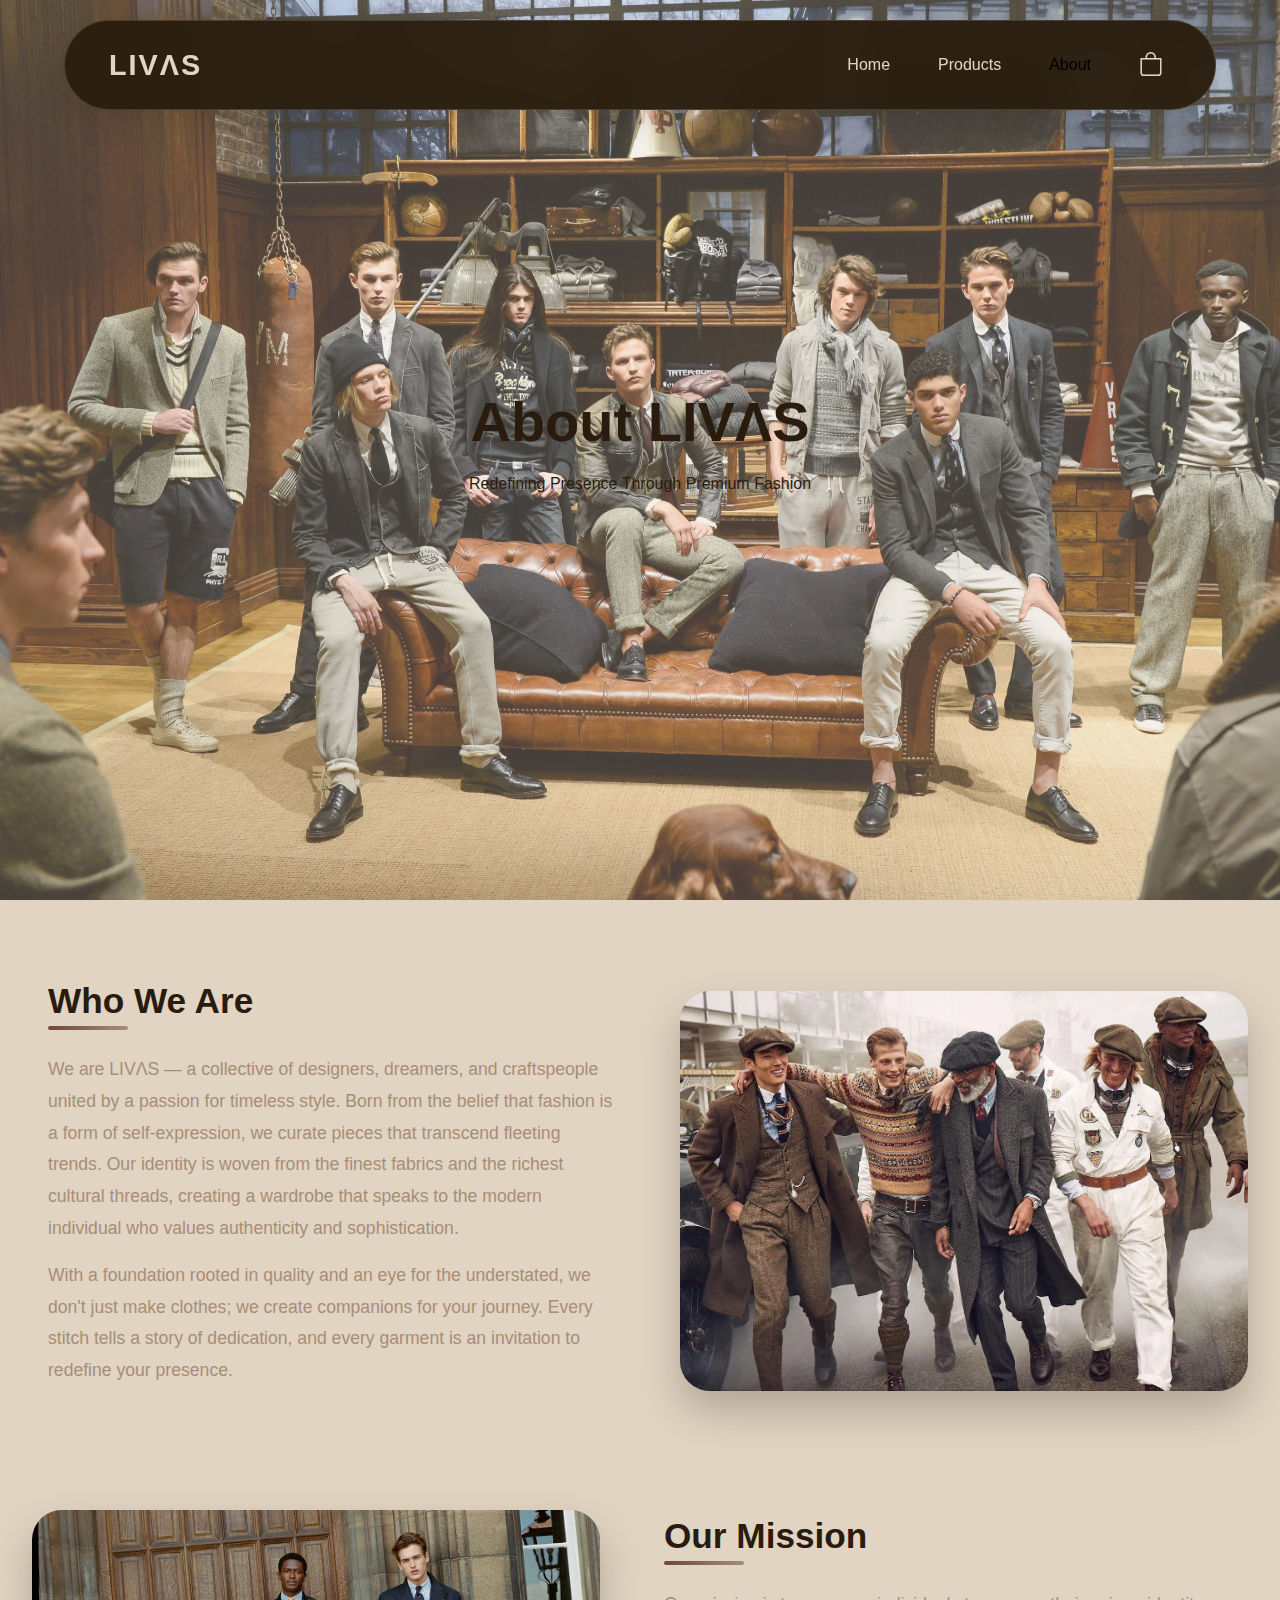
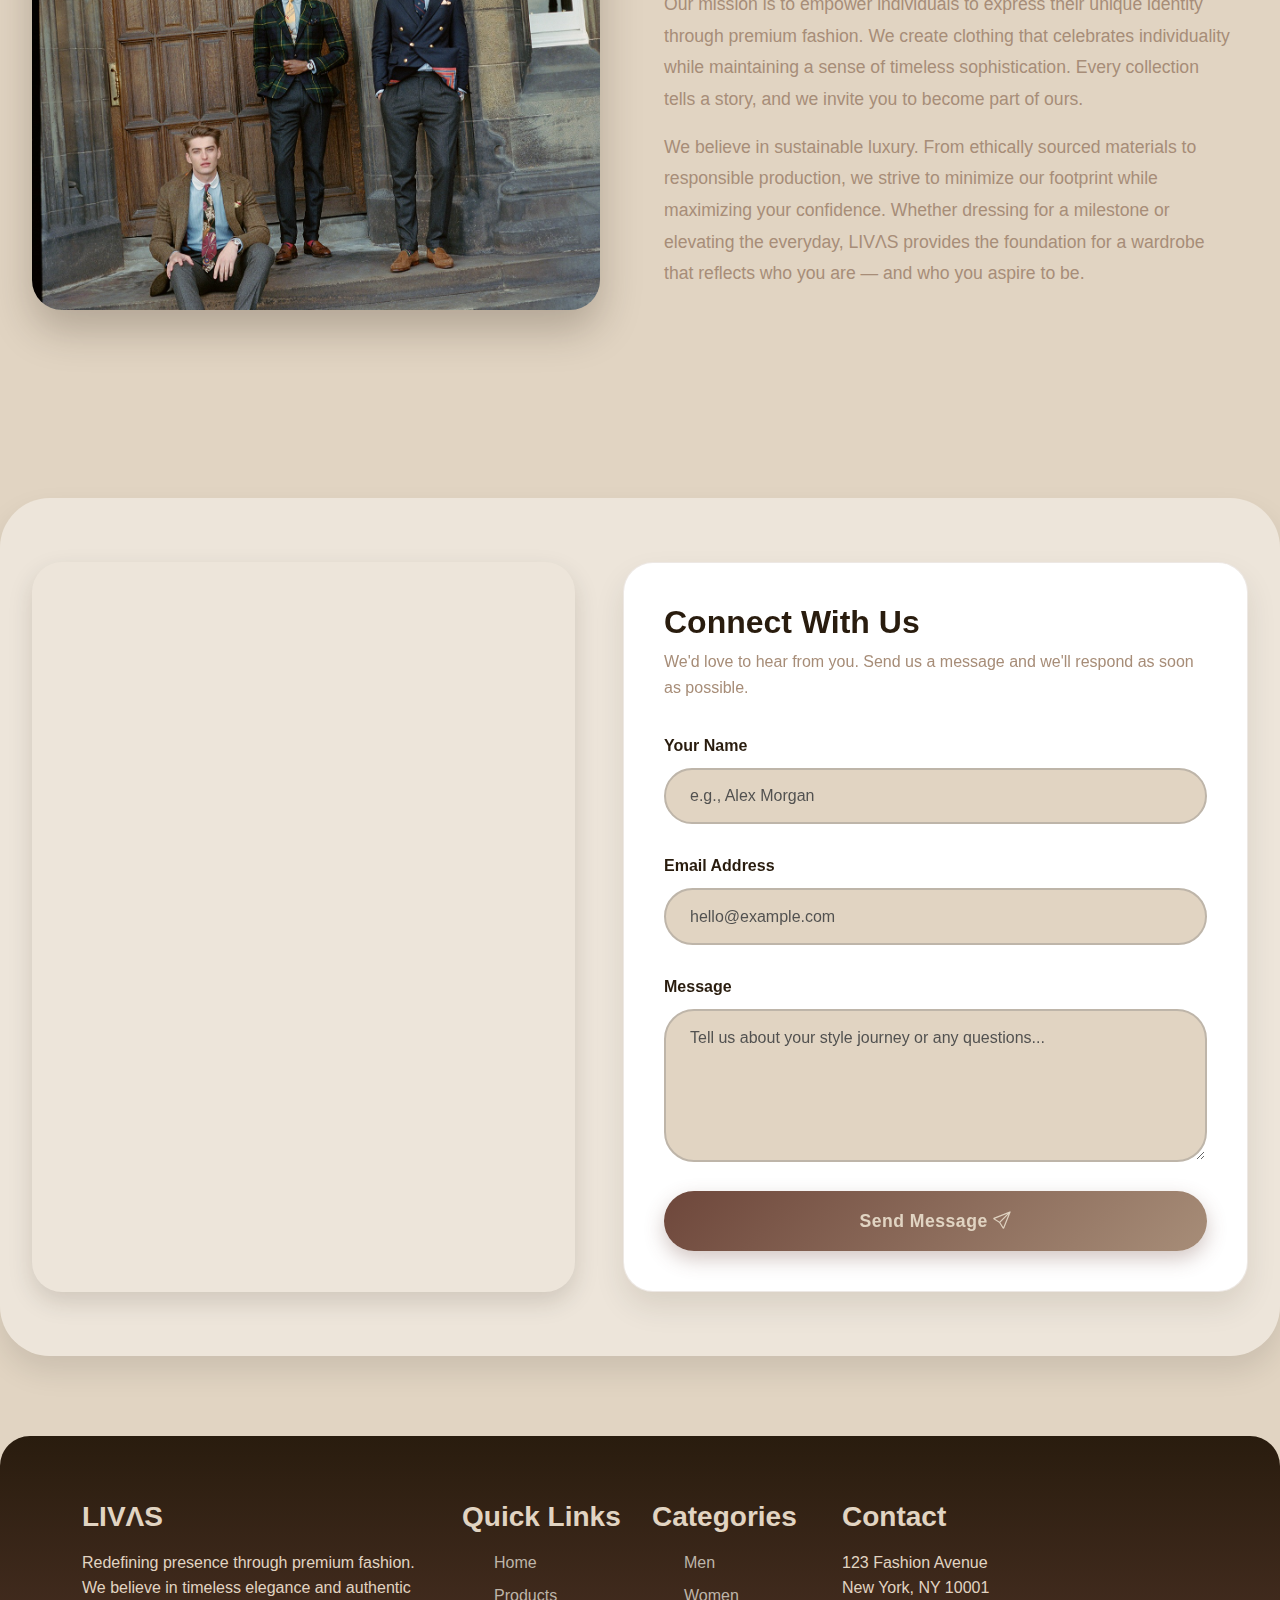
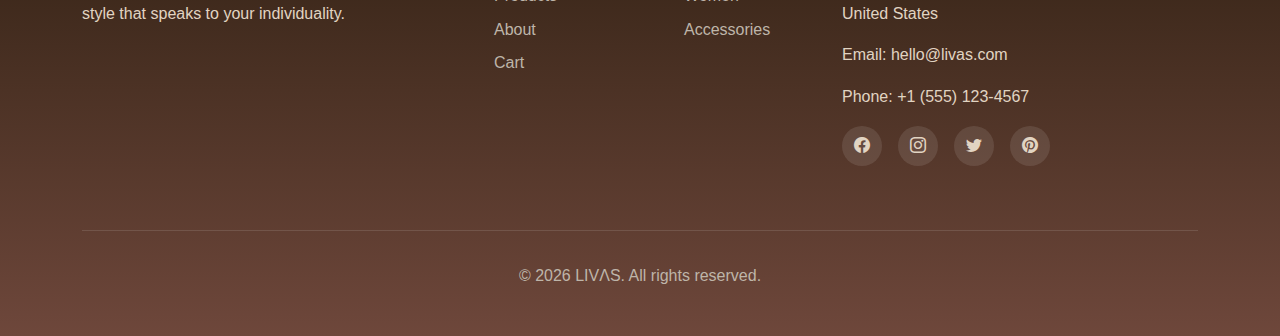
<file: about.html>
<!DOCTYPE html>
<html lang="en">
<head>
    <meta charset="UTF-8">
    <meta name="viewport" content="width=device-width, initial-scale=1.0">
    <title>About - LIVΛS</title>
    <link href="https://cdn.jsdelivr.net/npm/bootstrap@5.3.0/dist/css/bootstrap.min.css" rel="stylesheet">
    <link rel="stylesheet" href="https://cdn.jsdelivr.net/npm/bootstrap-icons@1.10.0/font/bootstrap-icons.css">
    <!-- Main site style (existing) -->
    <link rel="stylesheet" href="assets/css/style.css">
    <!-- New about page enhancements (separate CSS block) -->
    <style>
      
        .about-hero {
            height: 100vh;
            min-height: 350px;
        }

        /* New container for about story sections */
        .about-story-section {
            padding: 4rem 2rem;
            max-width: 1400px;
            margin: 0 auto;
        }

        /* Shared style for content-image blocks */
        .about-block {
            display: flex;
            align-items: center;
            gap: 3rem;
            margin-bottom: 5rem;
        }

        .about-block.reverse {
            flex-direction: row-reverse;
        }

        .about-block-content {
            flex: 1;
            padding: 1rem;
        }

        .about-block-content h2 {
            color: var(--primary-dark);
            margin-bottom: 1.5rem;
            font-size: 2.2rem;
            position: relative;
            padding-bottom: 0.5rem;
        }

        .about-block-content h2::after {
            content: '';
            position: absolute;
            bottom: 0;
            left: 0;
            width: 80px;
            height: 4px;
            background: linear-gradient(90deg, var(--secondary-brown), var(--muted-beige));
            border-radius: 2px;
        }

        .about-block-content p {
            color: var(--muted-beige);
            font-size: 1.1rem;
            line-height: 1.8;
            margin-bottom: 1rem;
        }

        .about-block-image {
            flex: 1;
            border-radius: 30px;
            overflow: hidden;
            box-shadow: 0 20px 40px rgba(41, 28, 14, 0.25);
            transition: transform 0.4s ease, box-shadow 0.4s ease;
            height: 400px;
            background-color: var(--light-neutral);
        }

        .about-block-image:hover {
            transform: translateY(-8px) scale(1.01);
            box-shadow: 0 30px 50px rgba(41, 28, 14, 0.35);
        }

        .about-block-image img {
            width: 100%;
            height: 100%;
            object-fit: cover;
            display: block;
        }

        /* Map & Connect Section */
        .about-connect-section {
            display: flex;
            gap: 3rem;
            padding: 4rem 2rem;
            max-width: 1400px;
            margin: 2rem auto 4rem;
            background: rgba(255, 255, 255, 0.4);
            border-radius: 50px;
            backdrop-filter: blur(4px);
            box-shadow: 0 15px 30px rgba(0, 0, 0, 0.1);
        }

        .map-container {
            flex: 1;
            border-radius: 30px;
            overflow: hidden;
            box-shadow: 0 10px 25px rgba(41, 28, 14, 0.15);
            /* Height matches the form container */
            height: auto;
            min-height: 520px; /* Matches the approximate height of the form container */
        }

        .map-container iframe {
            width: 100%;
            height: 100%;
            border: 0;
        }

        .connect-form-container {
            flex: 1;
            background: var(--white);
            border-radius: 30px;
            padding: 2.5rem;
            box-shadow: 0 15px 30px rgba(41, 28, 14, 0.1);
            border: 1px solid rgba(167, 141, 120, 0.2);
            display: flex;
            flex-direction: column;
            justify-content: center;
        }

        .connect-form-container h3 {
            color: var(--primary-dark);
            font-size: 2rem;
            margin-bottom: 0.5rem;
        }

        .connect-form-container p {
            color: var(--muted-beige);
            margin-bottom: 2rem;
            font-size: 1rem;
        }

        .connect-form .form-group {
            margin-bottom: 1.8rem;
        }

        .connect-form label {
            display: block;
            margin-bottom: 0.6rem;
            font-weight: 600;
            color: var(--primary-dark);
            font-size: 1rem;
        }

        .connect-form .form-control {
            width: 100%;
            padding: 0.9rem 1.5rem;
            border: 2px solid var(--light-neutral);
            border-radius: 60px;
            font-size: 1rem;
            transition: all 0.3s ease;
            background: var(--soft-cream);
        }

        .connect-form .form-control:focus {
            outline: none;
            border-color: var(--secondary-brown);
            box-shadow: 0 0 0 4px rgba(110, 71, 59, 0.15);
            background: var(--white);
        }

        .connect-form textarea.form-control {
            border-radius: 30px;
            resize: vertical;
            min-height: 120px;
        }

        .connect-form .btn-submit {
            background: linear-gradient(135deg, var(--secondary-brown) 0%, var(--muted-beige) 100%);
            color: var(--soft-cream);
            border: none;
            padding: 1rem 2.5rem;
            border-radius: 60px;
            font-weight: 700;
            font-size: 1.1rem;
            cursor: pointer;
            transition: all 0.3s ease;
            width: 100%;
            letter-spacing: 0.5px;
            box-shadow: 0 8px 20px rgba(110, 71, 59, 0.3);
        }

        .connect-form .btn-submit:hover {
            transform: translateY(-3px);
            box-shadow: 0 12px 25px rgba(110, 71, 59, 0.4);
            background: linear-gradient(135deg, var(--muted-beige) 0%, var(--secondary-brown) 100%);
        }

        /* Responsive adjustments */
        @media (max-width: 992px) {
            .about-block, .about-block.reverse {
                flex-direction: column;
                gap: 2rem;
            }
            
            .about-connect-section {
                flex-direction: column;
            }

            .about-block-image {
                height: 350px;
                width: 100%;
            }
            
            .map-container {
                min-height: 400px; /* Adjusted for mobile */
            }
        }

        @media (max-width: 576px) {
            .about-hero {
                height: 40vh;
            }
            
            .connect-form-container {
                padding: 1.8rem;
            }
            
            .about-block-content h2 {
                font-size: 1.9rem;
            }
            
            .map-container {
                min-height: 350px;
            }
        }
    </style>
</head>
<body>
    <!-- Navbar -->
    <nav class="navbar navbar-expand-lg">
        <div class="container-fluid">
            <a class="navbar-brand" href="index.html">LIVΛS</a>
            <button class="navbar-toggler" type="button" data-bs-toggle="collapse" data-bs-target="#navbarNav">
                <span class="navbar-toggler-icon"></span>
            </button>
            <div class="collapse navbar-collapse" id="navbarNav">
                <ul class="navbar-nav ms-auto">
                    <li class="nav-item">
                        <a class="nav-link" href="index.html">Home</a>
                    </li>
                    <li class="nav-item">
                        <a class="nav-link" href="products.html">Products</a>
                    </li>
                    <li class="nav-item">
                        <a class="nav-link active" href="about.html">About</a>
                    </li>
                    <li class="nav-item">
                        <a class="nav-link" href="cart.html">
                            <span class="cart-icon">
                                <i class="bi bi-bag"></i>
                                <span class="cart-badge" id="cartBadge">0</span>
                            </span>
                        </a>
                    </li>
                </ul>
            </div>
        </div>
    </nav>

    <section class="about-hero">
        <div class="about-hero-content">
            <h1>About LIVΛS</h1>
            <p>Redefining Presence Through Premium Fashion</p>
        </div>
    </section>

    <section class="about-story-section">
        <!-- Who We Are Block -->
        <div class="about-block">
            <div class="about-block-content">
                <h2>Who We Are</h2>
                <p>We are LIVΛS — a collective of designers, dreamers, and craftspeople united by a passion for timeless style. Born from the belief that fashion is a form of self-expression, we curate pieces that transcend fleeting trends. Our identity is woven from the finest fabrics and the richest cultural threads, creating a wardrobe that speaks to the modern individual who values authenticity and sophistication.</p>
                <p>With a foundation rooted in quality and an eye for the understated, we don't just make clothes; we create companions for your journey. Every stitch tells a story of dedication, and every garment is an invitation to redefine your presence.</p>
            </div>
            <div class="about-block-image">
                <img src="assets/images/about2.jpg"Who we are - LIVAS team and atelier">
            </div>
        </div>

        <!-- Our Mission Block (right text, left image) -->
        <div class="about-block reverse">
            <div class="about-block-content">
                <h2>Our Mission</h2>
                <p>Our mission is to empower individuals to express their unique identity through premium fashion. We create clothing that celebrates individuality while maintaining a sense of timeless sophistication. Every collection tells a story, and we invite you to become part of ours.</p>
                <p>We believe in sustainable luxury. From ethically sourced materials to responsible production, we strive to minimize our footprint while maximizing your confidence. Whether dressing for a milestone or elevating the everyday, LIVΛS provides the foundation for a wardrobe that reflects who you are — and who you aspire to be.</p>
            </div>
            <div class="about-block-image">
                <img src="assets/images/about3.jpg" alt="Our mission - ethical fashion and craftsmanship">
            </div>
        </div>
    </section>

    <!-- NEW: Map & Connect With Us Section (Map left, Connect form right) - both equal height -->
    <section class="about-connect-section container">
        <!-- Left side: Map - now with explicit height matching the form -->
        <div class="map-container">
            <iframe src="https://www.google.com/maps/embed?pb=!1m18!1m12!1m3!1d193595.15830869428!2d-74.119763973046!3d40.69766374874431!2m3!1f0!2f0!3f0!3m2!1i1024!2i768!4f13.1!3m3!1m2!1s0x89c24fa5d33f083b%3A0xc80b8f06e177fe62!2sNew%20York%2C%20NY%2C%20USA!5e0!3m2!1sen!2sro!4v1711111111111!5m2!1sen!2sro" allowfullscreen="" loading="lazy" referrerpolicy="no-referrer-when-downgrade"></iframe>
        </div>

        <!-- Right side: Connect With Us form -->
        <div class="connect-form-container">
            <h3>Connect With Us</h3>
            <p>We'd love to hear from you. Send us a message and we'll respond as soon as possible.</p>
            <form class="connect-form" id="connectForm">
                <div class="form-group">
                    <label for="name">Your Name</label>
                    <input type="text" class="form-control" id="name" placeholder="e.g., Alex Morgan" required>
                </div>
                <div class="form-group">
                    <label for="email">Email Address</label>
                    <input type="email" class="form-control" id="email" placeholder="hello@example.com" required>
                </div>
                <div class="form-group">
                    <label for="message">Message</label>
                    <textarea class="form-control" id="message" rows="5" placeholder="Tell us about your style journey or any questions..."></textarea>
                </div>
                <button type="submit" class="btn-submit">Send Message <i class="bi bi-send"></i></button>
            </form>
            <!-- Optional small success message placeholder (can be enhanced with JS) -->
        </div>
    </section>

    <!-- Footer -->
    <footer class="footer">
        <div class="footer-content">
            <div class="container">
                <div class="row">
                    <div class="col-md-4 footer-section">
                        <h3>LIVΛS</h3>
                        <p>Redefining presence through premium fashion. We believe in timeless elegance and authentic style that speaks to your individuality.</p>
                    </div>
                    <div class="col-md-2 footer-section">
                        <h3>Quick Links</h3>
                        <ul>
                            <li><a href="index.html">Home</a></li>
                            <li><a href="products.html">Products</a></li>
                            <li><a href="about.html">About</a></li>
                            <li><a href="cart.html">Cart</a></li>
                        </ul>
                    </div>
                    <div class="col-md-2 footer-section">
                        <h3>Categories</h3>
                        <ul>
                            <li><a href="products.html?category=men">Men</a></li>
                            <li><a href="products.html?category=women">Women</a></li>
                            <li><a href="products.html?category=accessories">Accessories</a></li>
                        </ul>
                    </div>
                    <div class="col-md-4 footer-section">
                        <h3>Contact</h3>
                        <p>123 Fashion Avenue<br>New York, NY 10001<br>United States</p>
                        <p>Email: hello@livas.com</p>
                        <p>Phone: +1 (555) 123-4567</p>
                        <div class="social-icons">
                            <a href="#" class="social-icon"><i class="bi bi-facebook"></i></a>
                            <a href="#" class="social-icon"><i class="bi bi-instagram"></i></a>
                            <a href="#" class="social-icon"><i class="bi bi-twitter"></i></a>
                            <a href="#" class="social-icon"><i class="bi bi-pinterest"></i></a>
                        </div>
                    </div>
                </div>
                <div class="footer-bottom">
                    <p>&copy; 2026 LIVΛS. All rights reserved.</p>
                </div>
            </div>
        </div>
    </footer>

    <script src="https://cdn.jsdelivr.net/npm/bootstrap@5.3.0/dist/js/bootstrap.bundle.min.js"></script>
    <script src="assets/js/main.js"></script>
    <!-- Optional simple form handler to prevent page reload and show a friendly message -->
    <script>
        (function() {
            const form = document.getElementById('connectForm');
            if (form) {
                form.addEventListener('submit', function(e) {
                    e.preventDefault();
                    // Simple feedback without actual submit (since no backend)
                    alert('Thank you for connecting with LIVΛS! We’ll get back to you soon.');
                    form.reset(); // optional: clear form
                });
            }
        })();
    </script>
</body>
</html>
</file>
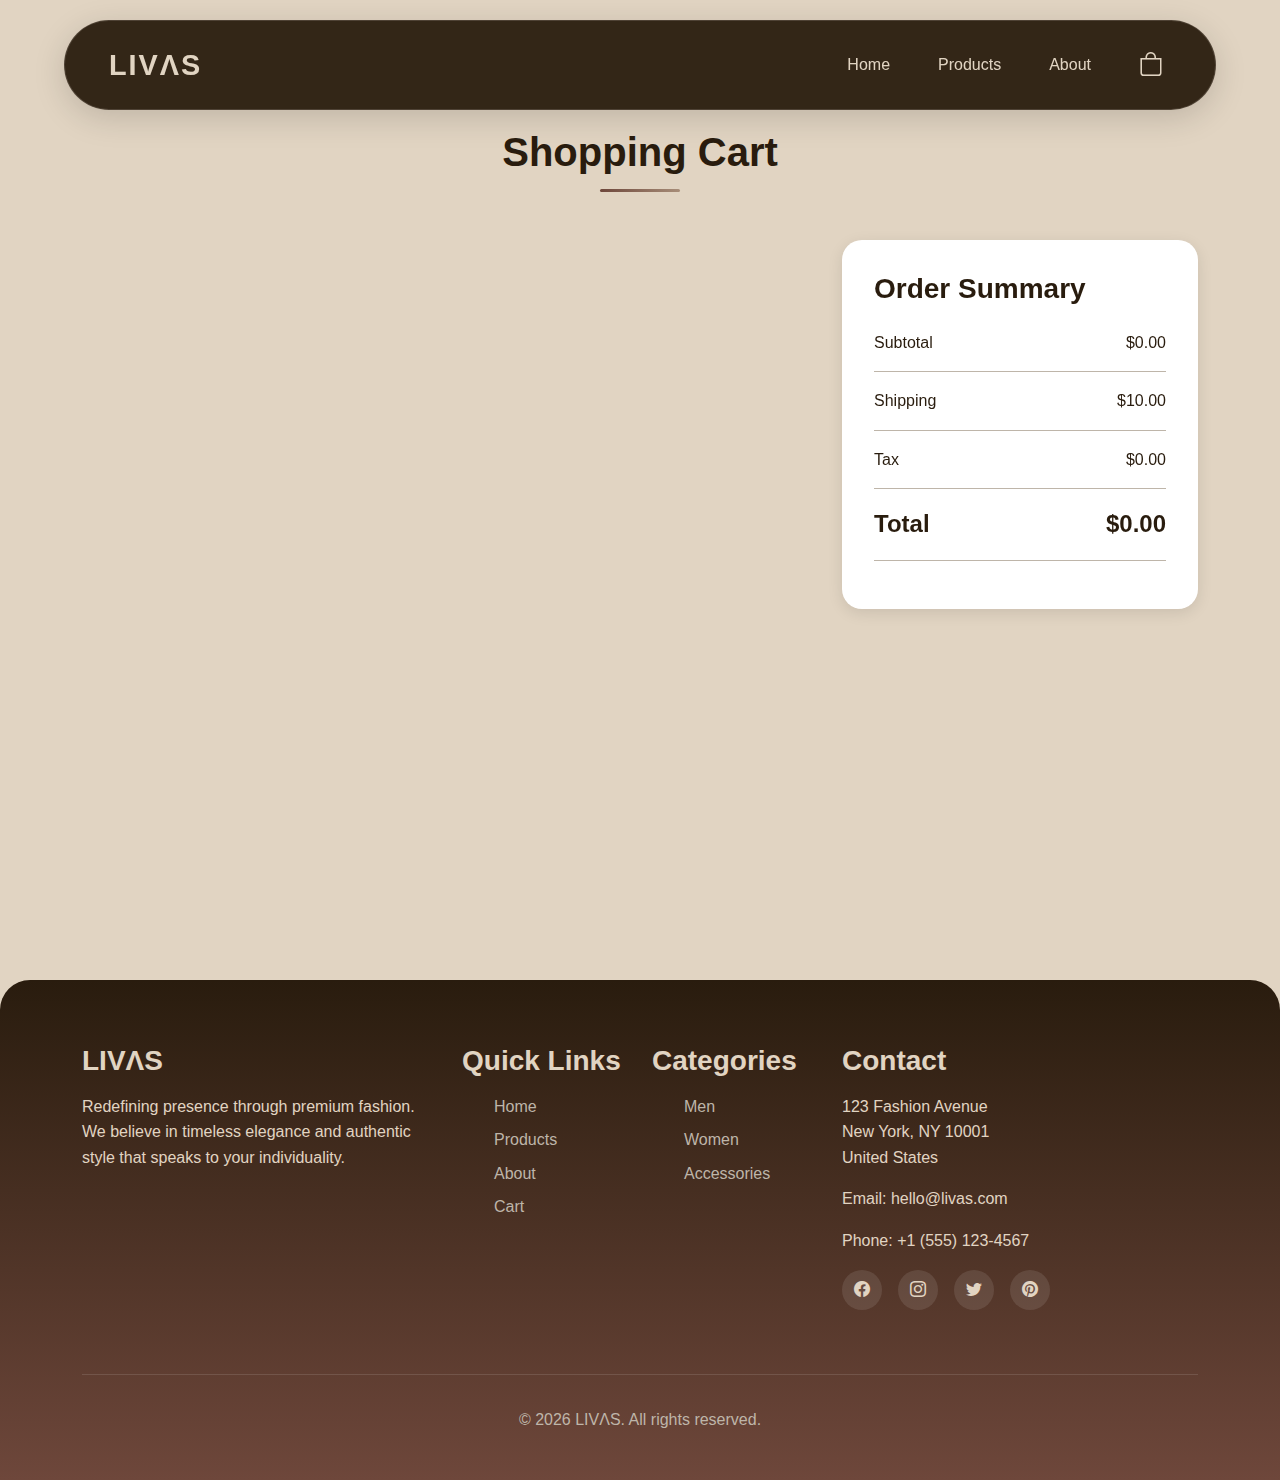
<file: cart.html>
<!DOCTYPE html>
<html lang="en">
<head>
    <meta charset="UTF-8">
    <meta name="viewport" content="width=device-width, initial-scale=1.0">
    <title>Cart - LIVΛS</title>
    <link href="https://cdn.jsdelivr.net/npm/bootstrap@5.3.0/dist/css/bootstrap.min.css" rel="stylesheet">
    <link rel="stylesheet" href="https://cdn.jsdelivr.net/npm/bootstrap-icons@1.10.0/font/bootstrap-icons.css">
    <link rel="stylesheet" href="assets/css/style.css">
</head>
<body>
    <!-- Navbar -->
    <nav class="navbar navbar-expand-lg">
        <div class="container-fluid">
            <a class="navbar-brand" href="index.html">LIVΛS</a>
            <button class="navbar-toggler" type="button" data-bs-toggle="collapse" data-bs-target="#navbarNav">
                <span class="navbar-toggler-icon"></span>
            </button>
            <div class="collapse navbar-collapse" id="navbarNav">
                <ul class="navbar-nav ms-auto">
                    <li class="nav-item">
                        <a class="nav-link" href="index.html">Home</a>
                    </li>
                    <li class="nav-item">
                        <a class="nav-link" href="products.html">Products</a>
                    </li>
                    <li class="nav-item">
                        <a class="nav-link" href="about.html">About</a>
                    </li>
                    <li class="nav-item">
                        <a class="nav-link active" href="cart.html">
                            <span class="cart-icon">
                                <i class="bi bi-bag"></i>
                                <span class="cart-badge" id="cartBadge">0</span>
                            </span>
                        </a>
                    </li>
                </ul>
            </div>
        </div>
    </nav>

    <!-- Cart Section -->
    <section class="cart-section">
        <div class="container">
            <h2 class="section-title">Shopping Cart</h2>
            
            <div class="row">
                <div class="col-lg-8">
                    <div id="cartItems">
                        <!-- Cart items will be dynamically loaded -->
                        <div class="text-center" id="emptyCart">
                            <p style="font-size: 1.2rem; color: var(--muted-beige);">Your cart is empty</p>
                            <a href="products.html" class="btn btn-primary mt-3">Continue Shopping</a>
                        </div>
                    </div>
                </div>
                
                <div class="col-lg-4">
                    <div class="cart-summary">
                        <h3 style="margin-bottom: 1.5rem; color: var(--primary-dark);">Order Summary</h3>
                        <div class="summary-row">
                            <span>Subtotal</span>
                            <span id="subtotal">$0.00</span>
                        </div>
                        <div class="summary-row">
                            <span>Shipping</span>
                            <span id="shipping">$10.00</span>
                        </div>
                        <div class="summary-row">
                            <span>Tax</span>
                            <span id="tax">$0.00</span>
                        </div>
                        <div class="summary-row">
                            <strong class="summary-total">Total</strong>
                            <strong class="summary-total" id="total">$0.00</strong>
                        </div>
                        <a href="checkout.html" class="btn btn-primary" id="checkoutBtn" style="width: 100%; margin-top: 1.5rem; padding: 1rem; font-size: 1.1rem; display: none;">
                            Proceed to Checkout
                        </a>
                    </div>
                </div>
            </div>
        </div>
    </section>

    <!-- Footer -->
    <footer class="footer">
        <div class="footer-content">
            <div class="container">
                <div class="row">
                    <div class="col-md-4 footer-section">
                        <h3>LIVΛS</h3>
                        <p>Redefining presence through premium fashion. We believe in timeless elegance and authentic style that speaks to your individuality.</p>
                    </div>
                    <div class="col-md-2 footer-section">
                        <h3>Quick Links</h3>
                        <ul>
                            <li><a href="index.html">Home</a></li>
                            <li><a href="products.html">Products</a></li>
                            <li><a href="about.html">About</a></li>
                            <li><a href="cart.html">Cart</a></li>
                        </ul>
                    </div>
                    <div class="col-md-2 footer-section">
                        <h3>Categories</h3>
                        <ul>
                            <li><a href="products.html?category=men">Men</a></li>
                            <li><a href="products.html?category=women">Women</a></li>
                            <li><a href="products.html?category=accessories">Accessories</a></li>
                        </ul>
                    </div>
                    <div class="col-md-4 footer-section">
                        <h3>Contact</h3>
                        <p>123 Fashion Avenue<br>New York, NY 10001<br>United States</p>
                        <p>Email: hello@livas.com</p>
                        <p>Phone: +1 (555) 123-4567</p>
                        <div class="social-icons">
                            <a href="#" class="social-icon"><i class="bi bi-facebook"></i></a>
                            <a href="#" class="social-icon"><i class="bi bi-instagram"></i></a>
                            <a href="#" class="social-icon"><i class="bi bi-twitter"></i></a>
                            <a href="#" class="social-icon"><i class="bi bi-pinterest"></i></a>
                        </div>
                    </div>
                </div>
                <div class="footer-bottom">
                    <p>&copy; 2026 LIVΛS. All rights reserved.</p>
                </div>
            </div>
        </div>
    </footer>

    <script src="https://cdn.jsdelivr.net/npm/bootstrap@5.3.0/dist/js/bootstrap.bundle.min.js"></script>
    <script src="assets/js/main.js"></script>
    <script src="assets/js/cart.js"></script>
</body>
</html>
</file>
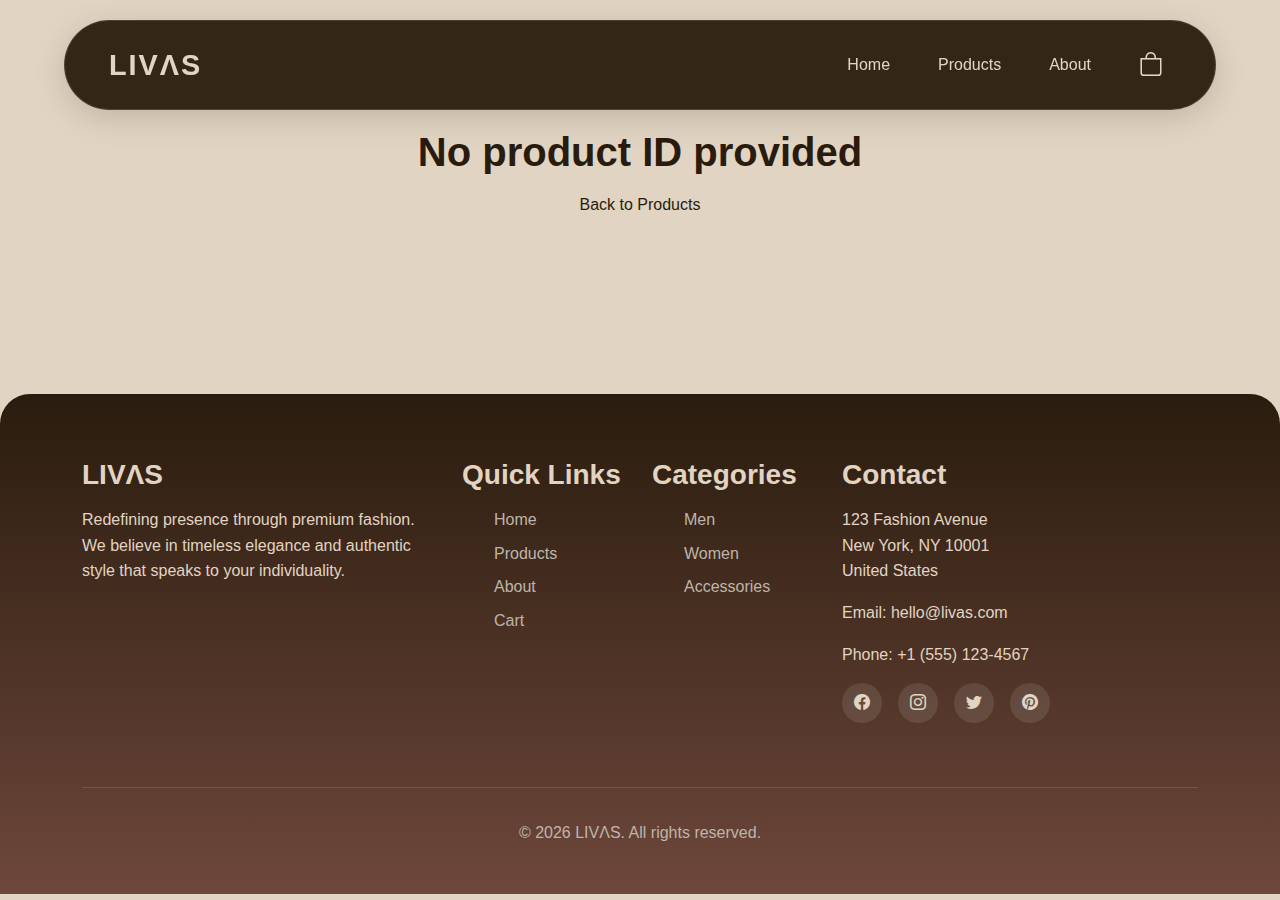
<file: product-details.html>
<!DOCTYPE html>
<html lang="en">
<head>
    <meta charset="UTF-8">
    <meta name="viewport" content="width=device-width, initial-scale=1.0">
    <title>Product Details - LIVΛS</title>
    <link href="https://cdn.jsdelivr.net/npm/bootstrap@5.3.0/dist/css/bootstrap.min.css" rel="stylesheet">
    <link rel="stylesheet" href="https://cdn.jsdelivr.net/npm/bootstrap-icons@1.10.0/font/bootstrap-icons.css">
    <link rel="stylesheet" href="assets/css/style.css">
</head>
<body>
    <!-- Navbar -->
    <nav class="navbar navbar-expand-lg">
        <div class="container-fluid">
            <a class="navbar-brand" href="index.html">LIVΛS</a>
            <button class="navbar-toggler" type="button" data-bs-toggle="collapse" data-bs-target="#navbarNav">
                <span class="navbar-toggler-icon"></span>
            </button>
            <div class="collapse navbar-collapse" id="navbarNav">
                <ul class="navbar-nav ms-auto">
                    <li class="nav-item">
                        <a class="nav-link" href="index.html">Home</a>
                    </li>
                    <li class="nav-item">
                        <a class="nav-link" href="products.html">Products</a>
                    </li>
                    <li class="nav-item">
                        <a class="nav-link" href="about.html">About</a>
                    </li>
                    <li class="nav-item">
                        <a class="nav-link" href="cart.html">
                            <span class="cart-icon">
                                <i class="bi bi-bag"></i>
                                <span class="cart-badge" id="cartBadge">0</span>
                            </span>
                        </a>
                    </li>
                </ul>
            </div>
        </div>
    </nav>

    <!-- Product Details Section -->
    <section class="product-details-section">
        <div class="product-details-container">
            <div class="row">
                <div class="col-lg-6">
                    <div class="product-gallery">
                        <img id="mainImage" src="" alt="Product" class="main-image">
                        <div class="thumbnail-images" id="thumbnailContainer">
                            <!-- Thumbnails will be dynamically loaded -->
                        </div>
                    </div>
                </div>
                <div class="col-lg-6">
                    <div class="product-info">
                        <h1 id="productName"></h1>
                        <div class="product-price" id="productPrice"></div>
                        <p class="product-description" id="productDescription">Lorem ipsum dolor sit amet, consectetur adipiscing elit. Sed do eiusmod tempor incididunt ut labore et dolore magna aliqua. Ut enim ad minim veniam, quis nostrud exercitation ullamco laboris nisi ut aliquip ex ea commodo consequat.</p>
                        
                        <div class="product-options">
                            <div class="option-group">
                                <label>Color</label>
                                <div class="color-options" id="colorOptions">
                                    <!-- Color options will be dynamically loaded -->
                                </div>
                            </div>
                        </div>
                        
                        <div class="add-to-cart-section">
                            <button class="btn btn-primary" id="addToCartBtn" style="width: 100%; padding: 1rem; font-size: 1.1rem;">
                                <span id="addToCartText">Add to Cart</span>
                                <span id="cartItemCount" style="display: none; margin-left: 0.5rem;">(<span id="itemCount">0</span> items)</span>
                            </button>
                        </div>
                    </div>
                </div>
            </div>
        </div>
    </section>

    <!-- Footer -->
    <footer class="footer">
        <div class="footer-content">
            <div class="container">
                <div class="row">
                    <div class="col-md-4 footer-section">
                        <h3>LIVΛS</h3>
                        <p>Redefining presence through premium fashion. We believe in timeless elegance and authentic style that speaks to your individuality.</p>
                    </div>
                    <div class="col-md-2 footer-section">
                        <h3>Quick Links</h3>
                        <ul>
                            <li><a href="index.html">Home</a></li>
                            <li><a href="products.html">Products</a></li>
                            <li><a href="about.html">About</a></li>
                            <li><a href="cart.html">Cart</a></li>
                        </ul>
                    </div>
                    <div class="col-md-2 footer-section">
                        <h3>Categories</h3>
                        <ul>
                            <li><a href="products.html?category=men">Men</a></li>
                            <li><a href="products.html?category=women">Women</a></li>
                            <li><a href="products.html?category=accessories">Accessories</a></li>
                        </ul>
                    </div>
                    <div class="col-md-4 footer-section">
                        <h3>Contact</h3>
                        <p>123 Fashion Avenue<br>New York, NY 10001<br>United States</p>
                        <p>Email: hello@livas.com</p>
                        <p>Phone: +1 (555) 123-4567</p>
                        <div class="social-icons">
                            <a href="#" class="social-icon"><i class="bi bi-facebook"></i></a>
                            <a href="#" class="social-icon"><i class="bi bi-instagram"></i></a>
                            <a href="#" class="social-icon"><i class="bi bi-twitter"></i></a>
                            <a href="#" class="social-icon"><i class="bi bi-pinterest"></i></a>
                        </div>
                    </div>
                </div>
                <div class="footer-bottom">
                    <p>&copy; 2026 LIVΛS. All rights reserved.</p>
                </div>
            </div>
        </div>
    </footer>

    <script src="https://cdn.jsdelivr.net/npm/bootstrap@5.3.0/dist/js/bootstrap.bundle.min.js"></script>
    <script src="assets/js/main.js"></script>
    <script src="assets/js/products.js"></script>
    <script src="assets/js/cart.js"></script>
    <script>
    // Product details page specific script
    let selectedColor = null;
    let currentProduct = null;

    // Load product details from URL parameter
    document.addEventListener('DOMContentLoaded', async () => {
        const urlParams = new URLSearchParams(window.location.search);
        const productId = parseInt(urlParams.get('id'));
        
        if (!productId) {
            console.error('No product ID provided');
            document.querySelector('.product-details-section').innerHTML = 
                '<div class="container text-center"><h2>No product ID provided</h2><p><a href="products.html">Back to Products</a></p></div>';
            return;
        }
        
        // Wait for products to load
        let attempts = 0;
        while (attempts < 20 && (typeof window.allProducts === 'undefined' || window.allProducts.length === 0)) {
            await new Promise(resolve => setTimeout(resolve, 100));
            attempts++;
        }
        
        if (window.allProducts && window.allProducts.length > 0) {
            loadProductDetails(productId);
        } else {
            console.error('Products not available');
            document.querySelector('.product-details-section').innerHTML = 
                '<div class="container text-center"><h2>Error: Products not loaded</h2><p>Please refresh the page.</p><p><a href="products.html">Back to Products</a></p></div>';
        }
    });

    function loadProductDetails(productId) {
        const products = window.allProducts || [];
        
        if (products.length === 0) {
            throw new Error('No products available');
        }
        
        currentProduct = products.find(p => p.id === productId);
        
        if (currentProduct) {
            displayProductDetails(currentProduct);
        } else {
            document.querySelector('.product-details-section').innerHTML = 
                '<div class="container text-center"><h2>Product not found</h2><p><a href="products.html">Back to Products</a></p></div>';
        }
    }

    function displayProductDetails(product) {
        document.getElementById('productName').textContent = product.name;
        document.getElementById('productPrice').textContent = `$${product.price.toFixed(2)}`;
        document.getElementById('productDescription').textContent = product.description;
        
        // Set main image
        const mainImage = document.getElementById('mainImage');
        mainImage.src = product.images[0];
        mainImage.alt = product.name;
        mainImage.onerror = function() {
            this.src = 'assets/images/placeholder.webp';
        };
        
        // Create exactly 3 thumbnails
        const thumbnailContainer = document.getElementById('thumbnailContainer');
        thumbnailContainer.innerHTML = '';
        
        // Get first 3 images
        const thumbnails = product.images.slice(0, 3);
        
        thumbnails.forEach((image, index) => {
            const thumbnailBox = document.createElement('div');
            thumbnailBox.className = `thumbnail-box ${index === 0 ? 'active' : ''}`;
            
            const thumbnailImg = document.createElement('img');
            thumbnailImg.src = image;
            thumbnailImg.className = 'thumbnail';
            thumbnailImg.alt = `${product.name} - View ${index + 1}`;
            thumbnailImg.onerror = function() {
                this.src = 'assets/images/placeholder.webp';
            };
            
            thumbnailBox.appendChild(thumbnailImg);
            
            thumbnailBox.addEventListener('click', function() {
                mainImage.style.opacity = '0';
                setTimeout(() => {
                    mainImage.src = image;
                    mainImage.style.opacity = '1';
                }, 150);
                
                document.querySelectorAll('.thumbnail-box').forEach(b => b.classList.remove('active'));
                this.classList.add('active');
            });
            
            thumbnailContainer.appendChild(thumbnailBox);
        });
        
        // Create color options
        const colorOptions = document.getElementById('colorOptions');
        colorOptions.innerHTML = '';
        
        product.colors.forEach(color => {
            const colorOption = document.createElement('div');
            colorOption.className = 'color-option';
            colorOption.style.backgroundColor = getColorValue(color);
            colorOption.title = color;
            
            colorOption.addEventListener('click', function() {
                document.querySelectorAll('.color-option').forEach(c => c.classList.remove('selected'));
                this.classList.add('selected');
                selectedColor = color;
                updateCartCountDisplay();
            });
            
            colorOptions.appendChild(colorOption);
        });
        
        // Set default color selection
        if (product.colors.length > 0) {
            selectedColor = product.colors[0];
            const firstColorOption = document.querySelector('.color-option');
            if (firstColorOption) {
                firstColorOption.classList.add('selected');
            }
        }
        
        updateCartCountDisplay();
    }

    function getColorValue(colorName) {
        const colorMap = {
            'Black': '#000000', 'Navy': '#001f3f', 'Charcoal': '#36454f',
            'Cream': '#fffdd0', 'Brown': '#8b4513', 'Indigo': '#4b0082',
            'Light Blue': '#add8e6', 'Khaki': '#c3b091', 'Olive': '#808000',
            'White': '#ffffff', 'Blush': '#de5d83', 'Burgundy': '#800020',
            'Beige': '#f5f5dc', 'Gold': '#ffd700', 'Silver': '#c0c0c0',
            'Tan': '#d2b48c'
        };
        return colorMap[colorName] || '#cccccc';
    }

    function getCart() {
        try {
            return JSON.parse(localStorage.getItem('cart')) || [];
        } catch (e) {
            return [];
        }
    }

    function updateCartCountDisplay() {
        if (!currentProduct) return;
        
        const cart = getCart();
        const productInCart = cart.filter(item => 
            item.id === currentProduct.id && 
            item.color === selectedColor
        );
        
        const totalItems = productInCart.reduce((sum, item) => sum + (item.quantity || 1), 0);
        
        const countSpan = document.getElementById('cartItemCount');
        const itemCountSpan = document.getElementById('itemCount');
        const addToCartText = document.getElementById('addToCartText');
        
        if (totalItems > 0) {
            itemCountSpan.textContent = totalItems;
            countSpan.style.display = 'inline';
            addToCartText.textContent = 'Update Cart';
        } else {
            countSpan.style.display = 'none';
            addToCartText.textContent = 'Add to Cart';
        }
    }

    function addToCart(item) {
        if (!item || !item.id) return;
        
        const cart = getCart();
        const existingItem = cart.find(i => 
            i.id === item.id && 
            i.color === item.color
        );
        
        if (existingItem) {
            existingItem.quantity = (existingItem.quantity || 1) + 1;
        } else {
            cart.push({ ...item, quantity: 1 });
        }
        
        localStorage.setItem('cart', JSON.stringify(cart));
        
        // Update badge
        const cartBadges = document.querySelectorAll('#cartBadge, .cart-badge');
        const totalItems = cart.reduce((sum, item) => sum + item.quantity, 0);
        cartBadges.forEach(badge => {
            badge.textContent = totalItems;
            badge.style.display = totalItems > 0 ? 'flex' : 'none';
        });
    }

    // Add to cart button
    document.getElementById('addToCartBtn').addEventListener('click', () => {
        if (!currentProduct) return;
        
        if (!selectedColor) {
            alert('Please select a color');
            return;
        }
        
        addToCart({
            id: currentProduct.id,
            name: currentProduct.name,
            price: currentProduct.price,
            image: currentProduct.images[0],
            color: selectedColor,
            quantity: 1
        });
        
        updateCartCountDisplay();
        
        // Button feedback
        const btn = document.getElementById('addToCartBtn');
        btn.style.transform = 'scale(0.95)';
        setTimeout(() => {
            btn.style.transform = '';
        }, 200);
    });
    
    // Update cart count when color changes
    const colorOptions = document.getElementById('colorOptions');
    if (colorOptions) {
        colorOptions.addEventListener('click', () => {
            setTimeout(updateCartCountDisplay, 100);
        });
    }

    // Update cart badge on load
    (function updateInitialCartBadge() {
        const cart = getCart();
        const totalItems = cart.reduce((sum, item) => sum + (item.quantity || 1), 0);
        const cartBadges = document.querySelectorAll('#cartBadge, .cart-badge');
        cartBadges.forEach(badge => {
            badge.textContent = totalItems;
            badge.style.display = totalItems > 0 ? 'flex' : 'none';
        });
    })();
</script>
</body>
</html>
</file>
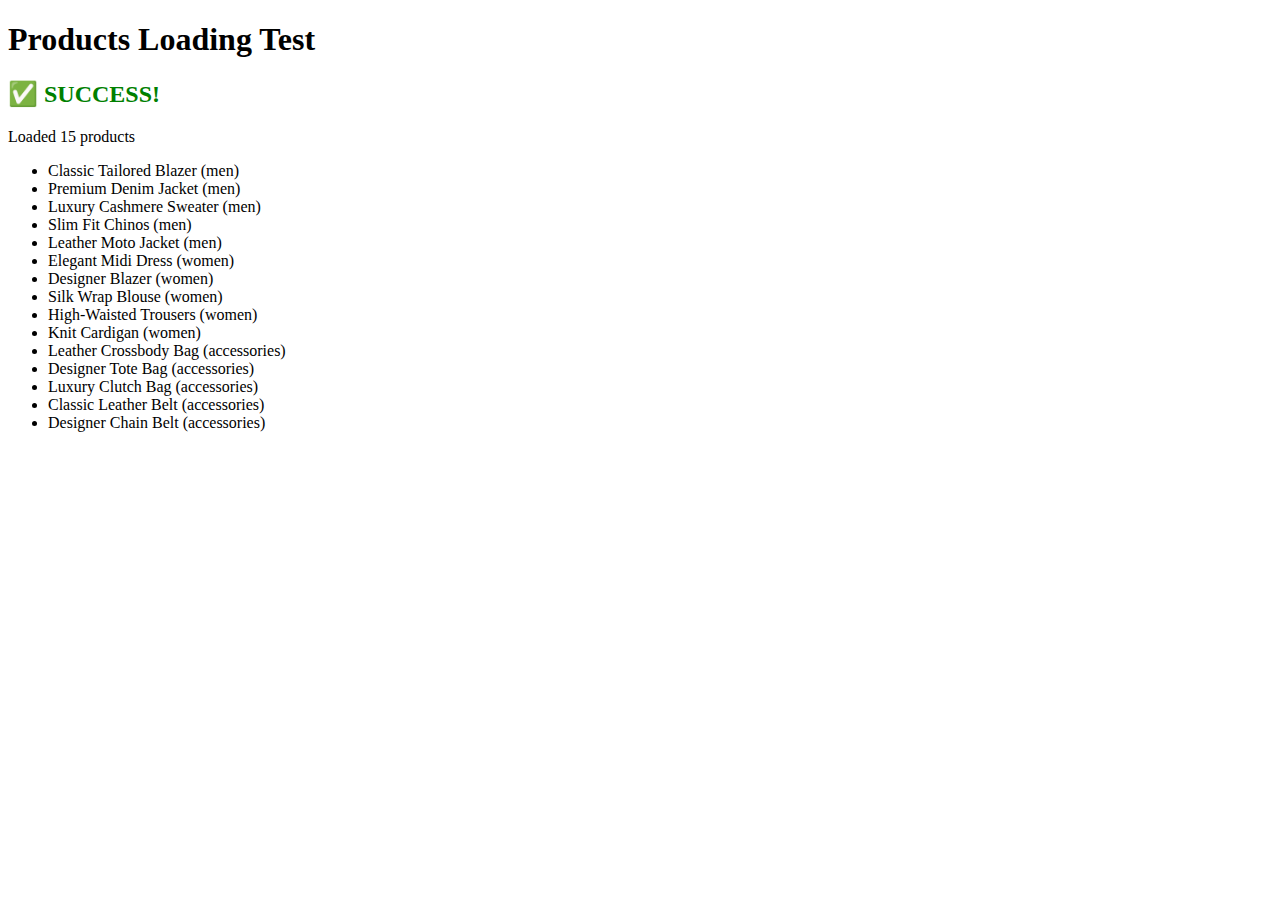
<file: TEST.html>
<!DOCTYPE html>
<html lang="en">
<head>
    <meta charset="UTF-8">
    <meta name="viewport" content="width=device-width, initial-scale=1.0">
    <title>Test Products Loading</title>
</head>
<body>
    <h1>Products Loading Test</h1>
    <div id="testResults"></div>
    
    <script>
        async function testProducts() {
            const results = document.getElementById('testResults');
            results.innerHTML = '<p>Testing...</p>';
            
            try {
                const response = await fetch('assets/data/products.json');
                if (!response.ok) {
                    throw new Error(`HTTP ${response.status}: ${response.statusText}`);
                }
                const data = await response.json();
                
                if (data.products && Array.isArray(data.products)) {
                    results.innerHTML = `
                        <h2 style="color: green;">✅ SUCCESS!</h2>
                        <p>Loaded ${data.products.length} products</p>
                        <ul>
                            ${data.products.map(p => `<li>${p.name} (${p.category})</li>`).join('')}
                        </ul>
                    `;
                } else {
                    results.innerHTML = '<h2 style="color: red;">❌ ERROR: Invalid JSON structure</h2>';
                }
            } catch (error) {
                results.innerHTML = `
                    <h2 style="color: red;">❌ ERROR</h2>
                    <p>${error.message}</p>
                    <p><strong>Note:</strong> If you see a CORS error, you need to run a local server.</p>
                    <p>Use: <code>python -m http.server 8000</code> or <code>npx serve</code></p>
                `;
            }
        }
        
        testProducts();
    </script>
</body>
</html>
</file>
<file: assets/css/style.css>
/* Color Palette Variables */
:root {
  --primary-dark: #291C0E;
  --secondary-brown: #6E473B;
  --muted-beige: #A78D78;
  --light-neutral: #BEB5A9;
  --soft-cream: #E1D4C2;
  --white: #FFFFFF;
  --black: #000000;
}

/* Global Styles */
* {
  margin: 0;
  padding: 0;
  box-sizing: border-box;
}

html {
  scroll-behavior: smooth;
}

body {
  font-family: 'Segoe UI', Tahoma, Geneva, Verdana, sans-serif;
  color: var(--primary-dark);
  background-color: var(--soft-cream);
  line-height: 1.6;
  overflow-x: hidden;
}

/* Typography */
h1, h2, h3, h4, h5, h6 {
  font-weight: 600;
  line-height: 1.2;
  margin-bottom: 1rem;
}

h1 {
  font-size: 3.5rem;
}

h2 {
  font-size: 2.5rem;
}

h3 {
  font-size: 1.75rem;
}

p {
  margin-bottom: 1rem;
}

a {
  text-decoration: none;
  color: inherit;
  transition: all 0.3s ease;
}

/* /* Navbar  */
.navbar {
  position: fixed;
  top: 20px;
  left: 50%;
  transform: translateX(-50%);
  width: 90%;
  max-width: 1200px;
  background: rgba(41, 28, 14, 0.95);
  backdrop-filter: blur(20px);
  -webkit-backdrop-filter: blur(20px);
  border-radius: 50px;
  padding: 1rem 2rem;
  z-index: 1000;
  transition: all 0.6s cubic-bezier(0.25, 0.46, 0.45, 0.94);
  border: 1px solid rgba(190, 181, 169, 0.2);
  box-shadow: 0 8px 32px rgba(0, 0, 0, 0.15);
}

/* Navbar - STATE 1: Transparent (only on homepage hero section) */
.navbar.navbar-transparent {
  position: fixed;
  top: 0;
  left: 0;
  width: 100%;
  transform: translateX(0);
  background: transparent;
  backdrop-filter: none;
  -webkit-backdrop-filter: none;
  border-radius: 0;
  padding: 1.5rem 2rem;
  border: none;
  box-shadow: none;
}

/* Navbar - STATE 2: Pill-shaped (after scroll on homepage) */
.navbar.navbar-scrolled {
  position: fixed;
  top: 20px;
  left: 50%;
  transform: translateX(-50%);
  width: 90%;
  max-width: 1200px;
  background: rgba(41, 28, 14, 0.95);
  backdrop-filter: blur(20px);
  -webkit-backdrop-filter: blur(20px);
  border-radius: 50px;
  padding: 1rem 2rem;
  box-shadow: 0 8px 32px rgba(0, 0, 0, 0.15);
  border: 1px solid rgba(190, 181, 169, 0.2);
}

.navbar-brand {
  font-size: 1.8rem;
  font-weight: 700;
  color: var(--soft-cream);
  letter-spacing: 2px;
  transition: color 0.4s ease;
}

.navbar.navbar-scrolled .navbar-brand {
  color: var(--soft-cream);
}

.navbar-nav {
  display: flex;
  align-items: center;
  gap: 2rem;
}

.nav-link {
  color: var(--soft-cream);
  font-weight: 500;
  padding: 0.5rem 1rem;
  border-radius: 25px;
  transition: all 0.3s ease;
}

.nav-link:hover {
  background: rgba(225, 212, 194, 0.2);
  color: var(--soft-cream);
  transform: translateY(-2px);
}

.navbar.navbar-scrolled .nav-link {
  color: var(--soft-cream);
}

.navbar.navbar-scrolled .nav-link:hover {
  background: rgba(225, 212, 194, 0.2);
  color: var(--soft-cream);
}

.navbar-toggler {
  border: none;
  color: var(--soft-cream);
  background: transparent;
}

.navbar-toggler-icon {
  background-image: url("data:image/svg+xml,%3csvg xmlns='http://www.w3.org/2000/svg' viewBox='0 0 30 30'%3e%3cpath stroke='rgba(225, 212, 194, 1)' stroke-linecap='round' stroke-miterlimit='10' stroke-width='2' d='M4 7h22M4 15h22M4 23h22'/%3e%3c/svg%3e");
}

.navbar.navbar-scrolled .navbar-toggler-icon {
  background-image: url("data:image/svg+xml,%3csvg xmlns='http://www.w3.org/2000/svg' viewBox='0 0 30 30'%3e%3cpath stroke='rgba(225, 212, 194, 1)' stroke-linecap='round' stroke-miterlimit='10' stroke-width='2' d='M4 7h22M4 15h22M4 23h22'/%3e%3c/svg%3e");
}

.cart-icon {
  position: relative;
  display: inline-block;
  font-size: 1.5rem;
  color: var(--soft-cream);
  transition: color 0.4s ease;
}

.navbar.navbar-scrolled .cart-icon {
  color: var(--soft-cream);
}

.cart-badge {
  position: absolute;
  top: -8px;
  right: -8px;
  background: var(--secondary-brown);
  color: var(--soft-cream);
  border-radius: 50%;
  width: 20px;
  height: 20px;
  display: flex;
  align-items: center;
  justify-content: center;
  font-size: 0.7rem;
  font-weight: 600;
}

.cart-badge:empty {
  display: none;
}

/* Hero Section */
.hero-section {
  height: 100vh;
  width: 100%;
  position: relative;
  display: flex;
  align-items: center;
  justify-content: center;
  overflow: hidden;
  background-size: cover;
  background-position: center;
  background-attachment: scroll;
  background-repeat: no-repeat;
}

.hero-section::after {
  content: '';
  position: absolute;
  top: 0;
  left: 0;
  width: 100%;
  height: 100%;
  /* background: linear-gradient(135deg, rgba(41, 28, 14, 0.75) 0%, rgba(110, 71, 59, 0.65) 100%); */
  z-index: 1;
}

.hero-content {
  position: relative;
  z-index: 2;
  text-align: center;
  color: var(--soft-cream);
  padding: 2rem;
  animation: fadeInUp 1s ease-out;
}

.hero-content h1 {
  font-size: 4rem;
  margin-bottom: 1.5rem;
  text-shadow: 2px 2px 10px rgba(0, 0, 0, 0.5);
  animation: float 3s ease-in-out infinite;
}

.hero-content p {
  font-size: 1.5rem;
  margin-bottom: 2rem;
  opacity: 0.95;
}

.btn-shop-now {
  display: inline-block;
  padding: 1rem 3rem;
  background: linear-gradient(135deg, var(--secondary-brown) 0%, var(--muted-beige) 100%);
  color: var(--soft-cream);
  border-radius: 50px;
  font-weight: 600;
  font-size: 1.1rem;
  border: none;
  cursor: pointer;
  transition: all 0.3s ease;
  box-shadow: 0 4px 15px rgba(0, 0, 0, 0.2);
}

.btn-shop-now:hover {
  transform: translateY(-3px);
  box-shadow: 0 6px 20px rgba(0, 0, 0, 0.3);
  background: linear-gradient(135deg, var(--muted-beige) 0%, var(--secondary-brown) 100%);
}

/* Animations */
@keyframes fadeInUp {
  from {
    opacity: 0;
    transform: translateY(30px);
  }
  to {
    opacity: 1;
    transform: translateY(0);
  }
}

@keyframes float {
  0%, 100% {
    transform: translateY(0px);
  }
  50% {
    transform: translateY(-20px);
  }
}

/* Section Styles */
.section {
  padding: 5rem 0;
}

.section-title {
  text-align: center;
  margin-bottom: 3rem;
  color: var(--primary-dark);
  position: relative;
  padding-bottom: 1rem;
}

.section-title::after {
  content: '';
  position: absolute;
  bottom: 0;
  left: 50%;
  transform: translateX(-50%);
  width: 80px;
  height: 3px;
  background: linear-gradient(90deg, var(--secondary-brown), var(--muted-beige));
  border-radius: 2px;
}

/* Categories Section */
.categories-section {
  background: linear-gradient(180deg, var(--soft-cream) 0%, var(--light-neutral) 100%);
  padding: 5rem 0;
}

.category-card {
  position: relative;
  border-radius: 20px;
  overflow: hidden;
  height: 400px;
  margin-bottom: 2rem;
  cursor: pointer;
  transition: all 0.4s cubic-bezier(0.4, 0, 0.2, 1);
  box-shadow: 0 4px 15px rgba(0, 0, 0, 0.1);
}

.category-card:hover {
  transform: translateY(-10px) scale(1.02);
  box-shadow: 0 8px 30px rgba(0, 0, 0, 0.2);
}

.category-card img {
  width: 100%;
  height: 100%;
  object-fit: cover;
  transition: transform 0.4s ease;
}

.category-card:hover img {
  transform: scale(1.1);
}

.category-overlay {
  position: absolute;
  top: 0;
  left: 0;
  width: 100%;
  height: 100%;
  background: linear-gradient(180deg, transparent 0%, rgba(41, 28, 14, 0.7) 100%);
  display: flex;
  align-items: flex-end;
  padding: 2rem;
  color: var(--soft-cream);
}

.category-overlay h3 {
  font-size: 2rem;
  margin: 0;
  text-shadow: 2px 2px 5px rgba(0, 0, 0, 0.5);
}

/* Product Cards */
/* Product Cards Container Spacing */
.row.g-4 {
  --bs-gutter-x: 1.5rem;
  --bs-gutter-y: 1.5rem;
}

.row.g-3 {
  --bs-gutter-x: 1rem;
  --bs-gutter-y: 1rem;
}

/* Product Cards */
.product-card {
  background: linear-gradient(180deg, var(--white) 0%, var(--soft-cream) 100%);
  border-radius: 15px;
  overflow: hidden;
  transition: all 0.4s cubic-bezier(0.25, 0.46, 0.45, 0.94);
  box-shadow: 0 2px 10px rgba(41, 28, 14, 0.08);
  margin-bottom: 0;
  height: 100%;
  display: flex;
  flex-direction: column;
  border: 1px solid rgba(190, 181, 169, 0.2);
}

.product-card:hover {
  transform: translateY(-5px);
  box-shadow: 0 6px 20px rgba(41, 28, 14, 0.15);
  border-color: var(--muted-beige);
}

.product-card-img {
  width: 100%;
  height: 220px;
  object-fit: cover;
  transition: transform 0.4s ease;
}

.product-card:hover .product-card-img {
  transform: scale(1.03);
}

.product-card-body {
  padding: 1.25rem;
  flex-grow: 1;
  display: flex;
  flex-direction: column;
}

.product-card-title {
  font-size: 1.1rem;
  margin-bottom: 0.5rem;
  color: var(--primary-dark);
  font-weight: 600;
  line-height: 1.3;
}

.product-card-price {
  font-size: 1.3rem;
  font-weight: 700;
  color: var(--secondary-brown);
  margin-bottom: 0.75rem;
}

.product-card-description {
  color: var(--muted-beige);
  font-size: 0.85rem;
  margin-bottom: 1rem;
  flex-grow: 1;
  line-height: 1.5;
}

.product-card-actions {
  display: flex;
  gap: 0.75rem;
  margin-top: auto;
}

.product-card-actions .btn {
  flex: 1;
  padding: 0.6rem 1rem;
  font-size: 0.85rem;
}

.btn {
  padding: 0.75rem 1.5rem;
  border-radius: 50px;
  border: none;
  font-weight: 600;
  cursor: pointer;
  transition: all 0.3s ease;
  font-size: 0.9rem;
}

.btn-primary {
  background: linear-gradient(135deg, var(--secondary-brown) 0%, var(--muted-beige) 100%);
  color: var(--soft-cream);
  flex: 1;
}

.btn-primary:hover {
  transform: translateY(-2px);
  box-shadow: 0 4px 15px rgba(110, 71, 59, 0.3);
}

.btn-outline {
  background: transparent;
  color: var(--secondary-brown);
  border: 2px solid var(--secondary-brown);
  flex: 1;
}

.btn-outline:hover {
  background: var(--secondary-brown);
  color: var(--soft-cream);
}

/* Filter Tabs */
.filter-tabs {
  display: flex;
  justify-content: center;
  gap: 1rem;
  margin-bottom: 3rem;
  flex-wrap: wrap;
}

.filter-tab {
  padding: 0.75rem 2rem;
  background: var(--white);
  border: 2px solid var(--light-neutral);
  border-radius: 50px;
  color: var(--primary-dark);
  cursor: pointer;
  transition: all 0.3s ease;
  font-weight: 500;
}

.filter-tab:hover,
.filter-tab.active {
  background: linear-gradient(135deg, var(--secondary-brown) 0%, var(--muted-beige) 100%);
  color: var(--soft-cream);
  border-color: transparent;
}

/* Product Details */
.product-details-section {
  padding: 8rem 2rem 5rem;
  background: var(--soft-cream);
}

.product-details-container {
  max-width: 1200px;
  margin: 0 auto;
}

.product-gallery {
  margin-bottom: 2rem;
}

.main-image {
  width: 100%;
  height: 600px;
  object-fit: cover;
  border-radius: 20px;
  margin-bottom: 1.5rem;
  box-shadow: 0 4px 20px rgba(0, 0, 0, 0.1);
  transition: opacity 0.3s ease;
}

.thumbnail-images {
  display: flex;
  gap: 1rem;
  justify-content: flex-start;
  flex-wrap: nowrap;
  margin-top: 1rem;
}

.thumbnail-box {
  width: 100px;
  height: 100px;
  border-radius: 10px;
  overflow: hidden;
  cursor: pointer;
  transition: all 0.3s ease;
  border: 3px solid transparent;
  flex-shrink: 0;
}

.thumbnail-box:hover {
  border-color: var(--muted-beige);
  transform: scale(1.05);
  box-shadow: 0 4px 12px rgba(0, 0, 0, 0.15);
}

.thumbnail-box.active {
  border-color: var(--secondary-brown);
  border-width: 3px;
  box-shadow: 0 4px 15px rgba(110, 71, 59, 0.3);
}

.thumbnail {
  width: 100%;
  height: 100%;
  object-fit: cover;
  display: block;
}

.product-info h1 {
  color: var(--primary-dark);
  margin-bottom: 1.5rem;
  font-size: 2.5rem;
  font-weight: 700;
}

.product-price {
  font-size: 2.5rem;
  color: var(--secondary-brown);
  font-weight: 700;
  margin-bottom: 2rem;
}

.product-description {
  color: var(--muted-beige);
  margin-bottom: 3rem;
  line-height: 1.9;
  font-size: 1.05rem;
}

.product-options {
  margin-bottom: 2rem;
}

.option-group {
  margin-bottom: 2rem;
}

.option-group label {
  display: block;
  margin-bottom: 1rem;
  font-weight: 600;
  color: var(--primary-dark);
  font-size: 1.1rem;
}

.size-options,
.color-options {
  display: flex;
  gap: 0.5rem;
  flex-wrap: wrap;
}

.size-option,
.color-option {
  padding: 0.5rem 1rem;
  border: 2px solid var(--light-neutral);
  border-radius: 50px;
  cursor: pointer;
  transition: all 0.3s ease;
  background: var(--white);
}

.size-option:hover,
.size-option.selected {
  background: var(--secondary-brown);
  color: var(--soft-cream);
  border-color: var(--secondary-brown);
}

.color-option {
  width: 40px;
  height: 40px;
  border-radius: 50%;
  padding: 0;
  border-width: 3px;
}

.color-option.selected {
  border-color: var(--primary-dark);
  transform: scale(1.1);
}

.quantity-selector {
  display: flex;
  align-items: center;
  gap: 1rem;
  margin-bottom: 2.5rem;
}

.quantity-selector label {
  font-weight: 600;
  color: var(--primary-dark);
  font-size: 1.1rem;
  margin-right: 1rem;
}

.quantity-btn {
  width: 40px;
  height: 40px;
  border-radius: 50%;
  border: 2px solid var(--light-neutral);
  background: var(--white);
  cursor: pointer;
  font-size: 1.2rem;
  display: flex;
  align-items: center;
  justify-content: center;
  transition: all 0.3s ease;
}

.quantity-btn:hover {
  background: var(--secondary-brown);
  color: var(--soft-cream);
  border-color: var(--secondary-brown);
}

.quantity-input {
  width: 60px;
  text-align: center;
  border: 2px solid var(--light-neutral);
  border-radius: 50px;
  padding: 0.5rem;
  font-size: 1rem;
}

/* Cart Page */
.cart-section {
  padding: 8rem 2rem 5rem;
  background: var(--soft-cream);
  min-height: 100vh;
}

.cart-item {
  background: var(--white);
  border-radius: 20px;
  padding: 1.5rem;
  margin-bottom: 1.5rem;
  display: flex;
  gap: 1.5rem;
  box-shadow: 0 4px 15px rgba(0, 0, 0, 0.1);
}

.cart-item-img {
  width: 120px;
  height: 120px;
  object-fit: cover;
  border-radius: 15px;
}

.cart-item-details {
  flex-grow: 1;
}

.cart-item-title {
  font-size: 1.2rem;
  margin-bottom: 0.5rem;
  color: var(--primary-dark);
}

.cart-item-info {
  color: var(--muted-beige);
  font-size: 0.9rem;
  margin-bottom: 0.5rem;
}

.cart-item-price {
  font-size: 1.3rem;
  font-weight: 700;
  color: var(--secondary-brown);
}

.cart-item-controls {
  display: flex;
  align-items: center;
  gap: 1rem;
  margin-top: 1rem;
}

.remove-btn {
  background: transparent;
  border: 2px solid var(--secondary-brown);
  color: var(--secondary-brown);
  padding: 0.5rem 1rem;
  border-radius: 50px;
  cursor: pointer;
  transition: all 0.3s ease;
}

.remove-btn:hover {
  background: var(--secondary-brown);
  color: var(--soft-cream);
}

.cart-summary {
  background: var(--white);
  border-radius: 20px;
  padding: 2rem;
  box-shadow: 0 4px 15px rgba(0, 0, 0, 0.1);
  position: sticky;
  top: 100px;
}

.summary-row {
  display: flex;
  justify-content: space-between;
  margin-bottom: 1rem;
  padding-bottom: 1rem;
  border-bottom: 1px solid var(--light-neutral);
}

.summary-total {
  font-size: 1.5rem;
  font-weight: 700;
  color: var(--primary-dark);
}

/* Checkout Page */
.checkout-section {
  padding: 8rem 2rem 5rem;
  background: var(--soft-cream);
  min-height: 100vh;
}

.checkout-form {
  background: var(--white);
  border-radius: 20px;
  padding: 2rem;
  margin-bottom: 2rem;
  box-shadow: 0 4px 15px rgba(0, 0, 0, 0.1);
}

.form-group {
  margin-bottom: 1.5rem;
}

.form-group label {
  display: block;
  margin-bottom: 0.5rem;
  font-weight: 600;
  color: var(--primary-dark);
}

.form-control {
  width: 100%;
  padding: 0.75rem 1rem;
  border: 2px solid var(--light-neutral);
  border-radius: 50px;
  font-size: 1rem;
  transition: all 0.3s ease;
}

.form-control:focus {
  outline: none;
  border-color: var(--secondary-brown);
  box-shadow: 0 0 0 3px rgba(110, 71, 59, 0.1);
}

.payment-options {
  display: flex;
  flex-direction: column;
  gap: 1rem;
}

.payment-option {
  padding: 1rem;
  border: 2px solid var(--light-neutral);
  border-radius: 15px;
  cursor: pointer;
  transition: all 0.3s ease;
}

.payment-option:hover,
.payment-option.selected {
  border-color: var(--secondary-brown);
  background: rgba(110, 71, 59, 0.05);
}

.success-popup {
  position: fixed;
  top: 50%;
  left: 50%;
  transform: translate(-50%, -50%);
  background: var(--white);
  border-radius: 20px;
  padding: 3rem;
  box-shadow: 0 10px 40px rgba(0, 0, 0, 0.2);
  z-index: 2000;
  text-align: center;
  display: none;
  animation: fadeInUp 0.5s ease;
}

.success-popup.show {
  display: block;
}

.success-icon {
  font-size: 4rem;
  color: var(--secondary-brown);
  margin-bottom: 1rem;
}

/* Featured Products & New Arrivals */
.featured-section,
.new-arrivals-section {
  padding: 5rem 0;
  background: var(--white);
}

/* Promotional Banner */
.promo-banner {
  background: linear-gradient(135deg, var(--primary-dark) 0%, var(--secondary-brown) 100%);
  padding: 4rem 2rem;
  text-align: center;
  color: var(--soft-cream);
  margin: 5rem 0;
}

.promo-banner h2 {
  font-size: 2.5rem;
  margin-bottom: 1rem;
}

.promo-banner p {
  font-size: 1.2rem;
  margin-bottom: 2rem;
}

/* Footer */
.footer {
  background: linear-gradient(180deg, var(--primary-dark) 0%, var(--secondary-brown) 100%);
  color: var(--soft-cream);
  padding: 4rem 2rem 2rem;
  border-radius: 30px 30px 0 0;
  margin-top: 5rem;
}

.footer-content {
  max-width: 1200px;
  margin: 0 auto;
}

.footer-section {
  margin-bottom: 2rem;
}

.footer-section h3 {
  margin-bottom: 1rem;
  color: var(--soft-cream);
}

.footer-section ul {
  list-style: none;
}

.footer-section ul li {
  margin-bottom: 0.5rem;
}

.footer-section ul li a {
  color: var(--light-neutral);
  transition: color 0.3s ease;
}

.footer-section ul li a:hover {
  color: var(--soft-cream);
}

.footer-newsletter {
  position: relative;
  margin-top: 3rem;
  padding: 2rem;
  background: rgba(110, 71, 59, 0.2);
  border-radius: 20px;
  backdrop-filter: blur(10px);
}

.newsletter-form {
  display: flex;
  flex-direction: column;
  gap: 1rem;
}

.newsletter-input-wrapper {
  display: flex;
  gap: 1rem;
  flex-wrap: wrap;
  align-items: center;
}

.newsletter-input {
  flex: 1;
  min-width: 280px;
  padding: 1rem 1.5rem;
  border: 2px solid rgba(190, 181, 169, 0.3);
  border-radius: 50px;
  background: rgba(255, 255, 255, 0.15);
  color: var(--soft-cream);
  font-size: 1rem;
  transition: all 0.3s ease;
}

.newsletter-input:focus {
  outline: none;
  border-color: var(--muted-beige);
  background: rgba(255, 255, 255, 0.2);
  box-shadow: 0 0 0 3px rgba(167, 141, 120, 0.2);
}

.newsletter-input::placeholder {
  color: var(--light-neutral);
  opacity: 0.8;
}

.newsletter-btn {
  padding: 1rem 2rem;
  background: linear-gradient(135deg, var(--muted-beige) 0%, var(--secondary-brown) 100%);
  color: var(--soft-cream);
  border: none;
  border-radius: 50px;
  font-weight: 600;
  cursor: pointer;
  transition: all 0.3s ease;
  display: flex;
  align-items: center;
  gap: 0.5rem;
  white-space: nowrap;
}

.newsletter-btn:hover {
  transform: translateY(-2px);
  box-shadow: 0 4px 15px rgba(0, 0, 0, 0.3);
  background: linear-gradient(135deg, var(--secondary-brown) 0%, var(--muted-beige) 100%);
}

.social-icons {
  display: flex;
  gap: 1rem;
  margin-top: 1rem;
}

.social-icon {
  width: 40px;
  height: 40px;
  border-radius: 50%;
  background: rgba(255, 255, 255, 0.1);
  display: flex;
  align-items: center;
  justify-content: center;
  color: var(--soft-cream);
  transition: all 0.3s ease;
}

.social-icon:hover {
  background: var(--muted-beige);
  transform: translateY(-3px);
}

.footer-bottom {
  text-align: center;
  padding-top: 2rem;
  border-top: 1px solid rgba(190, 181, 169, 0.2);
  margin-top: 2rem;
  color: var(--light-neutral);
}

/* About Page */
.about-hero {
  /* height: 100vh; */
  display: flex;
  align-items: center;
  justify-content: center;
  text-align: center;
  position: relative;
  overflow: hidden;
}

.about-hero::before {
  content: '';
  position: absolute;
  top: 0;
  left: 0;
  width: 100%;
  height: 100%;
  background-image: url('../images/about.jpg');
  background-size: cover;
  background-position: center;
  opacity: 0.7;
  z-index: 0;
}

.about-hero-content {
  position: relative;
  z-index: 1;
}

.about-content {
  padding: 5rem 2rem;
  max-width: 1200px;
  margin: 0 auto;
}

.about-content h2 {
  color: var(--primary-dark);
  margin-bottom: 2rem;
}

.about-content p {
  color: var(--muted-beige);
  font-size: 1.1rem;
  line-height: 1.8;
  margin-bottom: 1.5rem;
}

/* Responsive Design */
@media (max-width: 768px) {
  .navbar {
    width: 95%;
    padding: 0.75rem 1rem;
  }

  .navbar-brand {
    font-size: 1.4rem;
  }

  .hero-content h1 {
    font-size: 2.5rem;
  }

  .hero-content p {
    font-size: 1.2rem;
  }

  h1 {
    font-size: 2.5rem;
  }

  h2 {
    font-size: 2rem;
  }

  .category-card {
    height: 300px;
  }

  .main-image {
    height: 400px;
  }

  .product-gallery {
    padding-right: 0;
    margin-bottom: 2rem;
  }

  .product-info {
    padding-left: 0;
    padding-top: 2rem;
  }

  .thumbnail-images {
    justify-content: center;
    flex-wrap: wrap;
  }

  .cart-item {
    flex-direction: column;
  }

  .cart-item-img {
    width: 100%;
    height: 200px;
  }

  .newsletter-form {
    flex-direction: column;
  }

  .newsletter-input {
    width: 100%;
  }
}

@media (max-width: 576px) {
  .hero-content h1 {
    font-size: 2rem;
  }

  .btn-shop-now {
    padding: 0.75rem 2rem;
    font-size: 1rem;
  }

  .filter-tabs {
    gap: 0.5rem;
  }

  .filter-tab {
    padding: 0.5rem 1rem;
    font-size: 0.9rem;
  }

  .product-card-img {
    height: 250px;
  }
}

/* Utility Classes */
.text-center {
  text-align: center;
}

.mt-5 {
  margin-top: 3rem;
}

.mb-5 {
  margin-bottom: 3rem;
}

/* Loading Animation */
.loading {
  display: inline-block;
  width: 20px;
  height: 20px;
  border: 3px solid rgba(110, 71, 59, 0.3);
  border-radius: 50%;
  border-top-color: var(--secondary-brown);
  animation: spin 1s ease-in-out infinite;
}

@keyframes spin {
  to { transform: rotate(360deg); }
}
</file>
